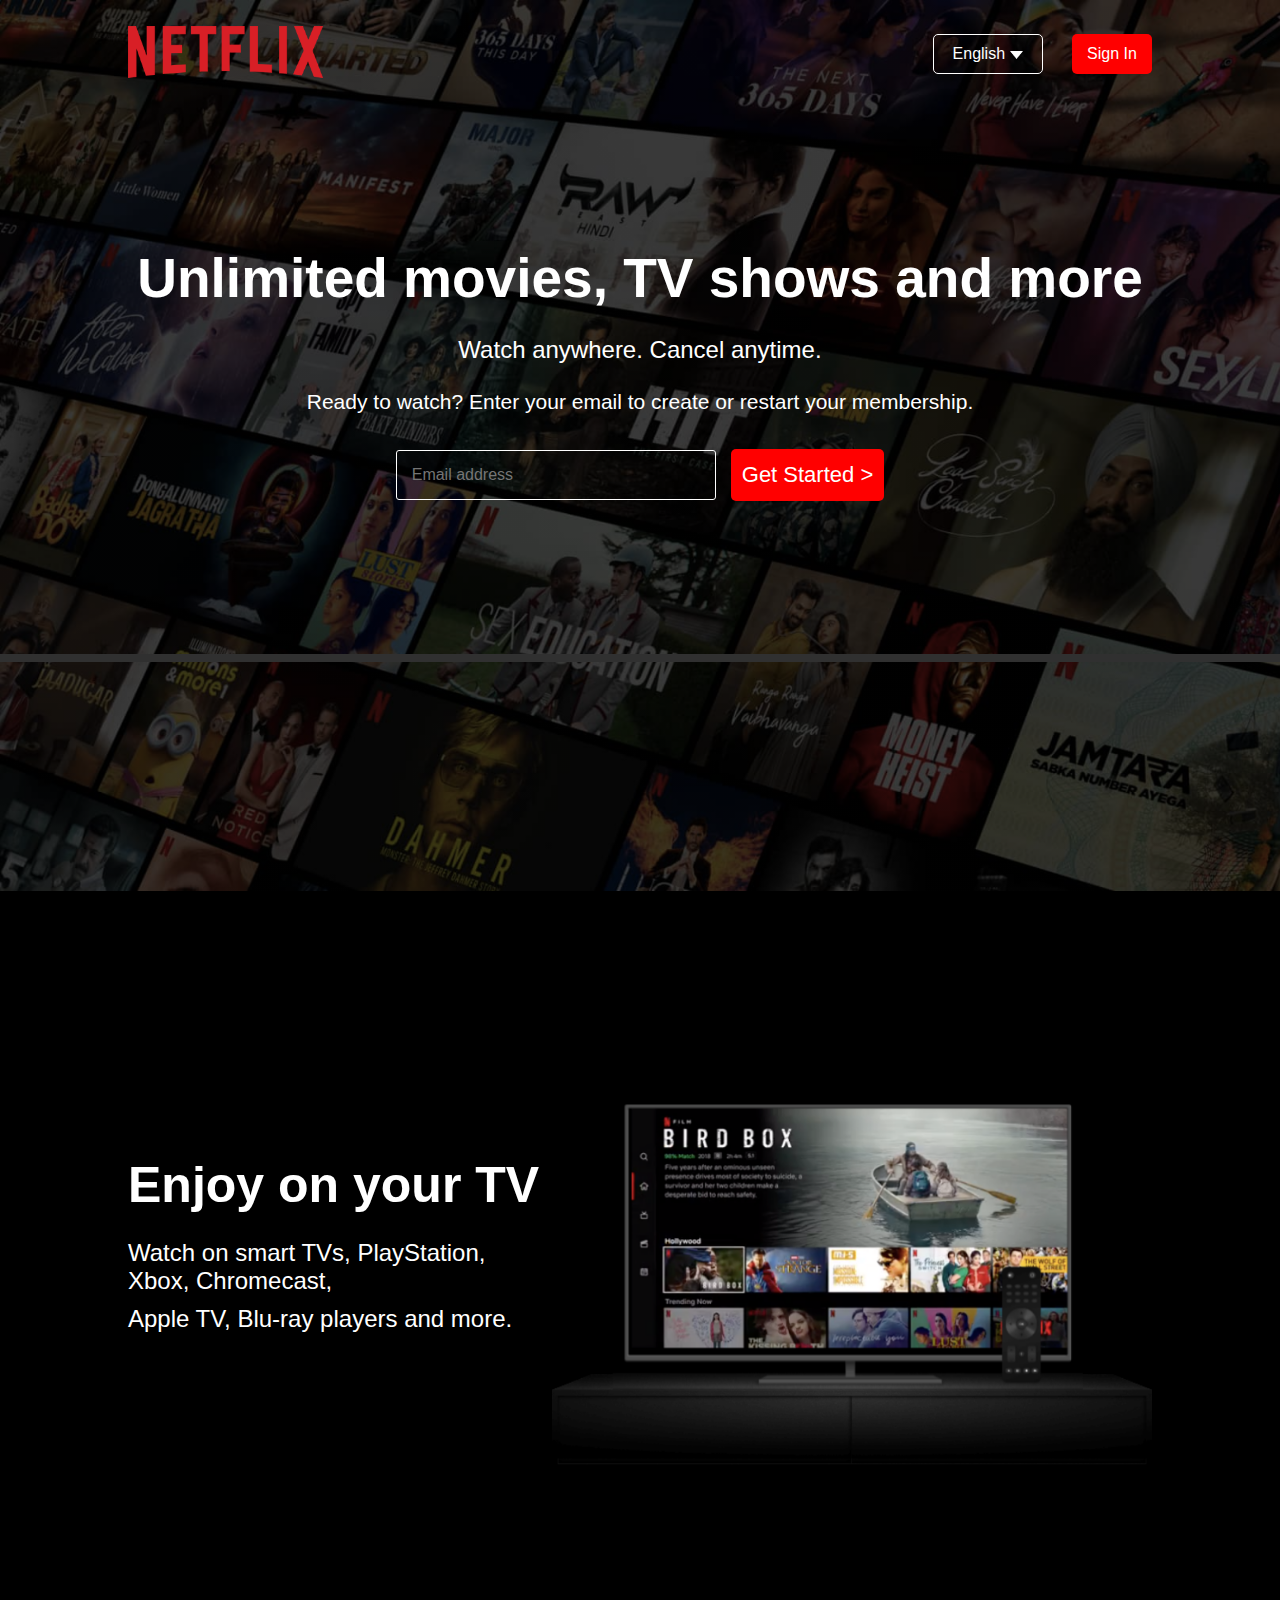
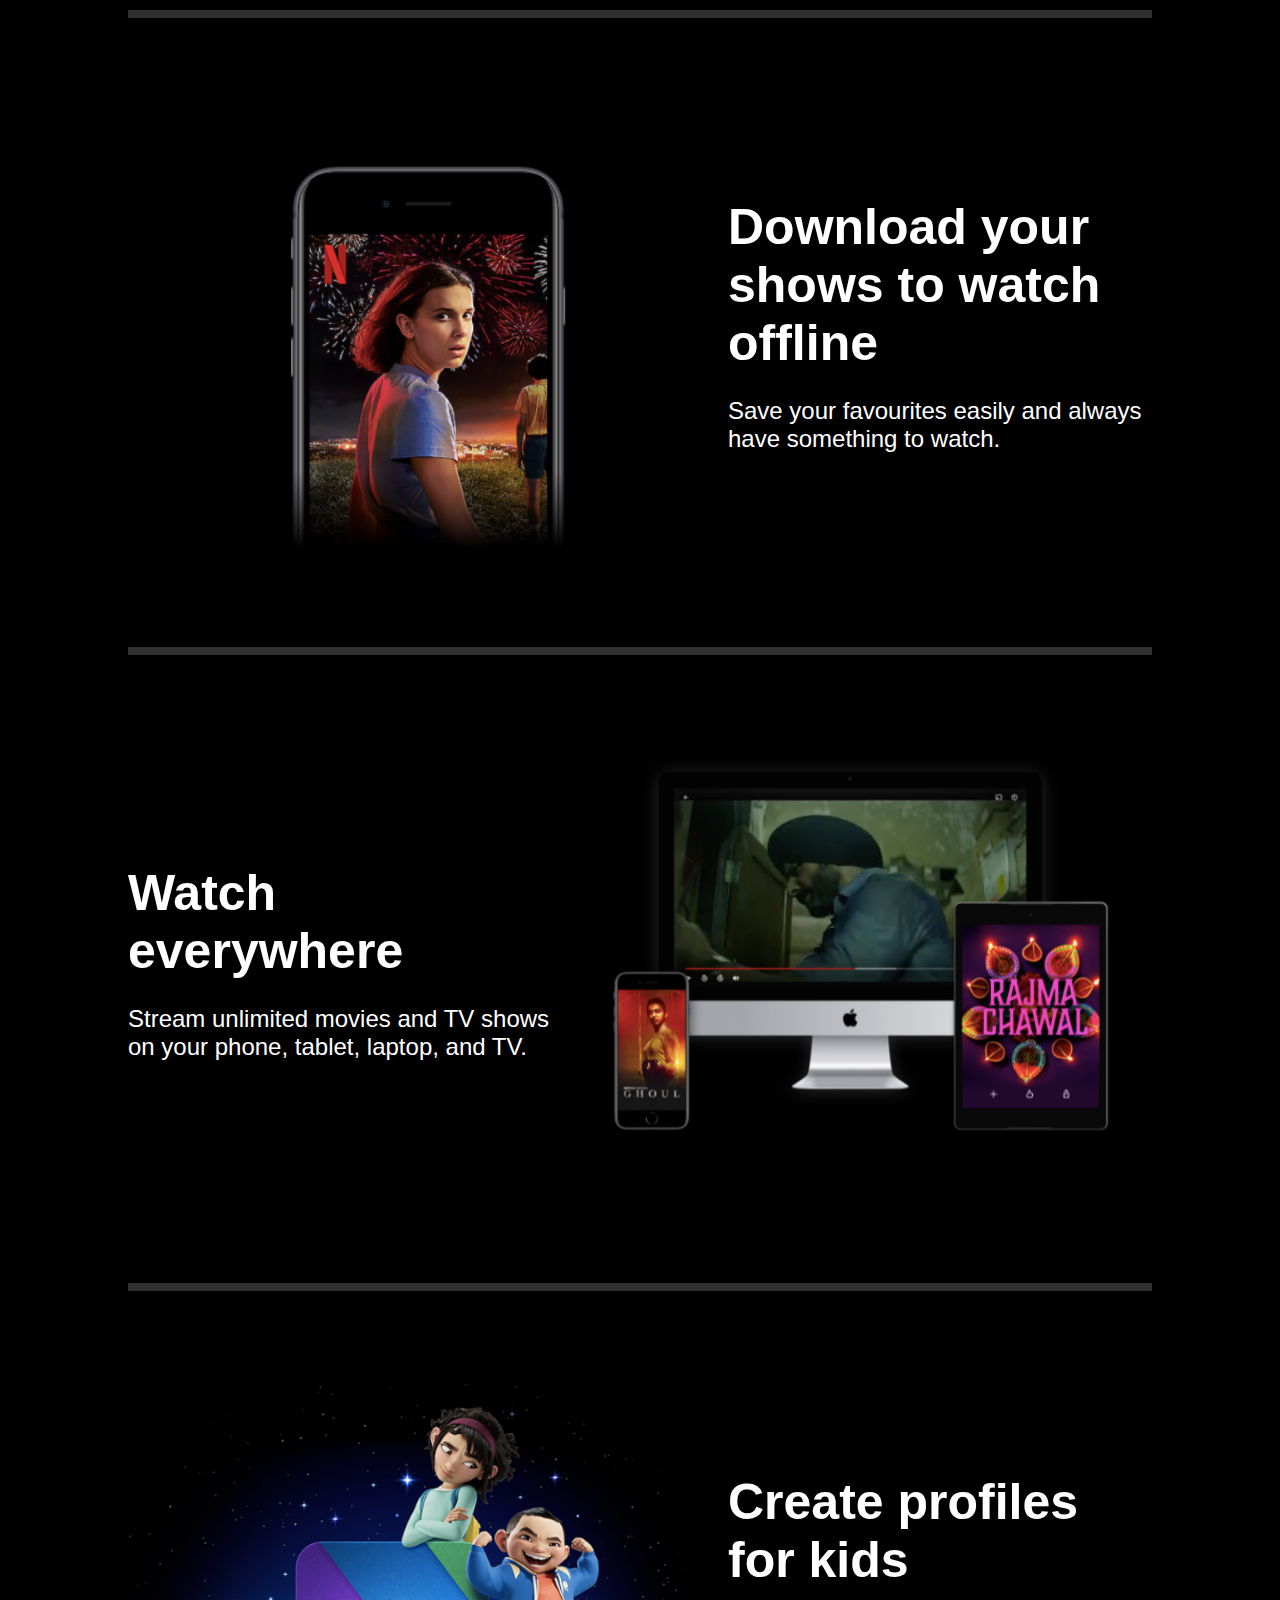
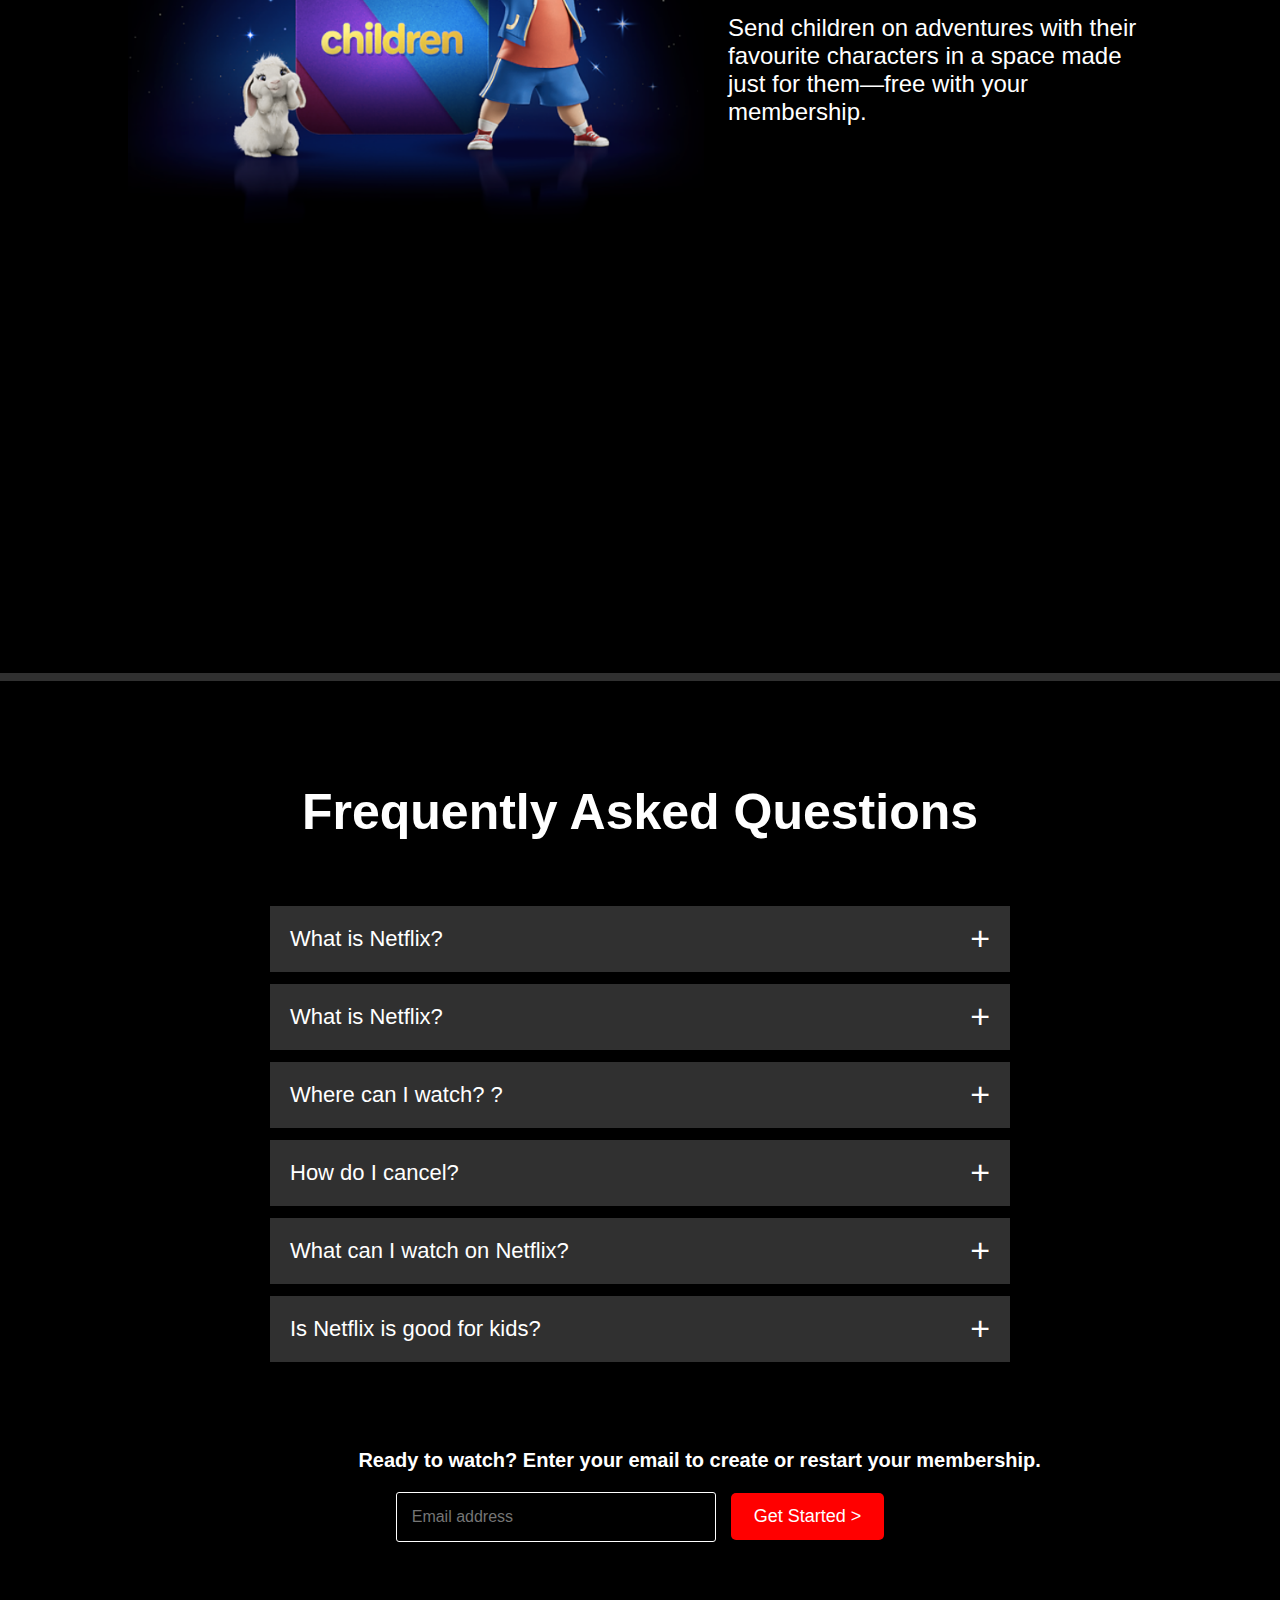
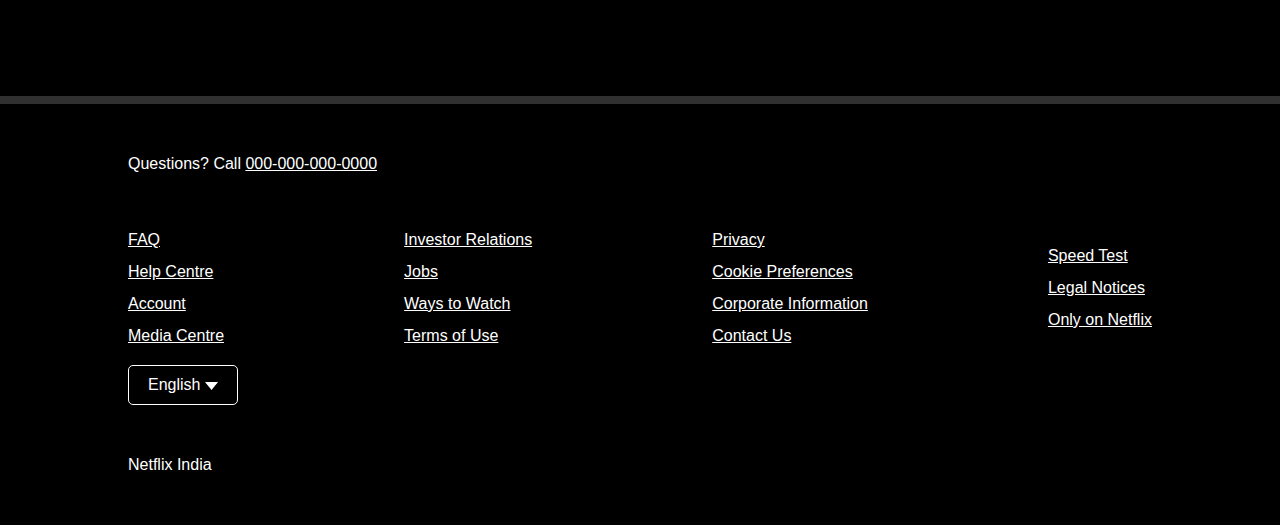
<file: Netflix homepage/index.html>
<!DOCTYPE html>
<html lang="en">
  <head>
    <meta charset="UTF-8" />
    <meta name="viewport" content="width=device-width, initial-scale=1.0" />
    <title>Netflix </title>
    <link rel="stylesheet" href="style.css"  />
    <link rel="icon" href="images/favicon.png" type="images/png">
  </head>
  <body>
    <div class="header">
      <div class="nav">
        <div class="logo">
          <img src="images/logo.png" id="logo" />
        </div>
        <div class="btn">
          <button class="lang">
            English <img src="images/down-icon.png" id="down_icon" />
          </button>
          <button id="signin">Sign In</button>
        </div>
      </div>
      <div class="content">
        <h1>Unlimited movies, TV shows and more</h1>
        <h2>Watch anywhere. Cancel anytime.</h2>
        <h3>
          Ready to watch? Enter your email to create or restart your membership.
        </h3>
      </div>
      <div class="details">
        <input type="email" placeholder="Email address" />
        <button type="submit">Get Started ></button>
      </div>
      <hr id="full_width_hr" />
    </div>

    <div class="features">
      <div class="feature1">
        <div class="feat_content">
          <h1>Enjoy on your TV</h1>
          <h3>Watch on smart TVs, PlayStation, Xbox, Chromecast,</h3>
          <h3>Apple TV, Blu-ray players and more.</h3>
        </div>
        <div class="feat_img">
          <img src="images/feature-1.png" id="feature1" />
        </div>
      </div>
      <hr />

      <div class="feature2">
        <div class="feat_img">
          <img src="images/feature-2.png" id="feature2" />
        </div>
        <div class="feat_content">
          <h1>Download your shows to watch offline</h1>
          <h3>
            Save your favourites easily and always have something to watch.
          </h3>
        </div>
      </div>
      <hr />

      <div class="feature3">
        <div class="feat_content">
          <h1>Watch everywhere</h1>
          <h3>
            Stream unlimited movies and TV shows on your phone, tablet, laptop,
            and TV.
          </h3>
        </div>
        <div class="feat_img">
          <img src="images/feature-3.png" id="feature3" />
        </div>
      </div>
      <hr />

      <div class="feature4">
        <div class="feat_img">
          <img src="images/feature-4.png" id="feature4" />
        </div>
        <div class="feat_content">
          <h1>Create profiles for kids</h1>
          <h3>
            Send children on adventures with their favourite characters in a
            space made just for them—free with your membership.
          </h3>
        </div>
      </div>
    </div>
    <hr id="full_width_hr" />

    <div class="faq">
      <h1>Frequently Asked Questions</h1>

      <ul class="accordion">
        <li>
          <input type="radio" name="accordion" id="first" />
          <label for="first">What is Netflix?</label>
          <div class="content">
            <p>
              Netflix is a streaming service that offers a wide variety of
              award-winning TV shows, movies, anime, documentaries and more – on
              thousands of internet-connected devices. You can watch as much as
              you want, whenever you want, without a single ad – all for one low
              monthly price. There's always something new to discover, and new
              TV shows and movies are added every week!
            </p>
          </div>
        </li>
        <li>
          <input type="radio" name="accordion" id="second" />
          <label for="second">What is Netflix?</label>
          <div class="content">
            <p>
              Watch Netflix on your smartphone, tablet, Smart TV, laptop, or
              streaming device, all for one fixed monthly fee. Plans range from
              ₹149 to ₹649 a month. No extra costs, no contracts.
            </p>
          </div>
        </li>
        <li>
          <input type="radio" name="accordion" id="third" />
          <label for="third">Where can I watch? ?</label>
          <div class="content">
            <p>
              Watch anywhere, anytime. Sign in with your Netflix account to
              watch instantly on the web at netflix.com from your personal
              computer or on any internet-connected device that offers the
              Netflix app, including smart TVs, smartphones, tablets, streaming
              media players and game consoles. You can also download your
              favourite shows with the iOS, Android, or Windows 10 app. Use
              downloads to watch while you're on the go and without an internet
              connection. Take Netflix with you anywhere.
            </p>
          </div>
        </li>
        <li>
          <input type="radio" name="accordion" id="fourth" />
          <label for="fourth">How do I cancel?</label>
          <div class="content">
            <p>
              Netflix is flexible. There are no annoying contracts and no
              commitments. You can easily cancel your account online in two
              clicks. There are no cancellation fees – start or stop your
              account anytime.
            </p>
          </div>
        </li>
        <li>
          <input type="radio" name="accordion" id="fifth" />
          <label for="fifth">What can I watch on Netflix?</label>
          <div class="content">
            <p>
              Netflix has an extensive library of feature films, documentaries,
              TV shows, anime, award-winning Netflix originals, and more. Watch
              as much as you want, anytime you want.
            </p>
          </div>
        </li>
        <li>
          <input type="radio" name="accordion" id="sixth" />
          <label for="sixth">Is Netflix is good for kids? </label>
          <div class="content">
            <p>
              The Netflix Kids experience is included in your membership to give
              parents control while kids enjoy family-friendly TV shows and
              films in their own space. Kids profiles come with PIN-protected
              parental controls that let you restrict the maturity rating of
              content kids can watch and block specific titles you don’t want
              kids to see.
            </p>
          </div>
        </li>
      </ul>
    </div>

    <div class="bottom_content">
      <div class="text">
        <h3>
          Ready to watch? Enter your email to create or restart your membership.
        </h3>
      </div>
      <div class="bottom_submission">
        <input type="email" placeholder="Email address" />
        <button id="bottom_submission" type="submit">Get Started ></button>
      </div>
    </div>
    <hr id="full_width_hr" />

    <div class="footer">
      <p>Questions? Call <a href="#">000-000-000-0000</a></p>
      <div class="helps">
        <div class="first_row">
          <ul>
            <li>FAQ</li>
            <li>Help Centre</li>
            <li>Account</li>
            <li>Media Centre</li>
          </ul>
        </div>
        <div class="second_row">
          <ul>
            <li>Investor Relations</li>
            <li>Jobs</li>
            <li>Ways to Watch</li>
            <li>Terms of Use</li>
          </ul>
        </div>
        <div class="third_row">
          <ul>
            <li>Privacy</li>
            <li>Cookie Preferences</li>
            <li>Corporate Information</li>
            <li>Contact Us</li>
          </ul>
        </div>
        <div class="fourth_row">
          <ul>
            <li>Speed Test</li>
            <li>Legal Notices</li>
            <li>Only on Netflix</li>
          </ul>
        </div>
      </div>
      <div class="btn">
        <button id="footer_btn1" class="lang">English <img src="images/down-icon.png" id="down_icon" />
</button>
      </div>
      <p id="copy_right">Netflix India</p>
    </div>
  </body>
</html>
</file>
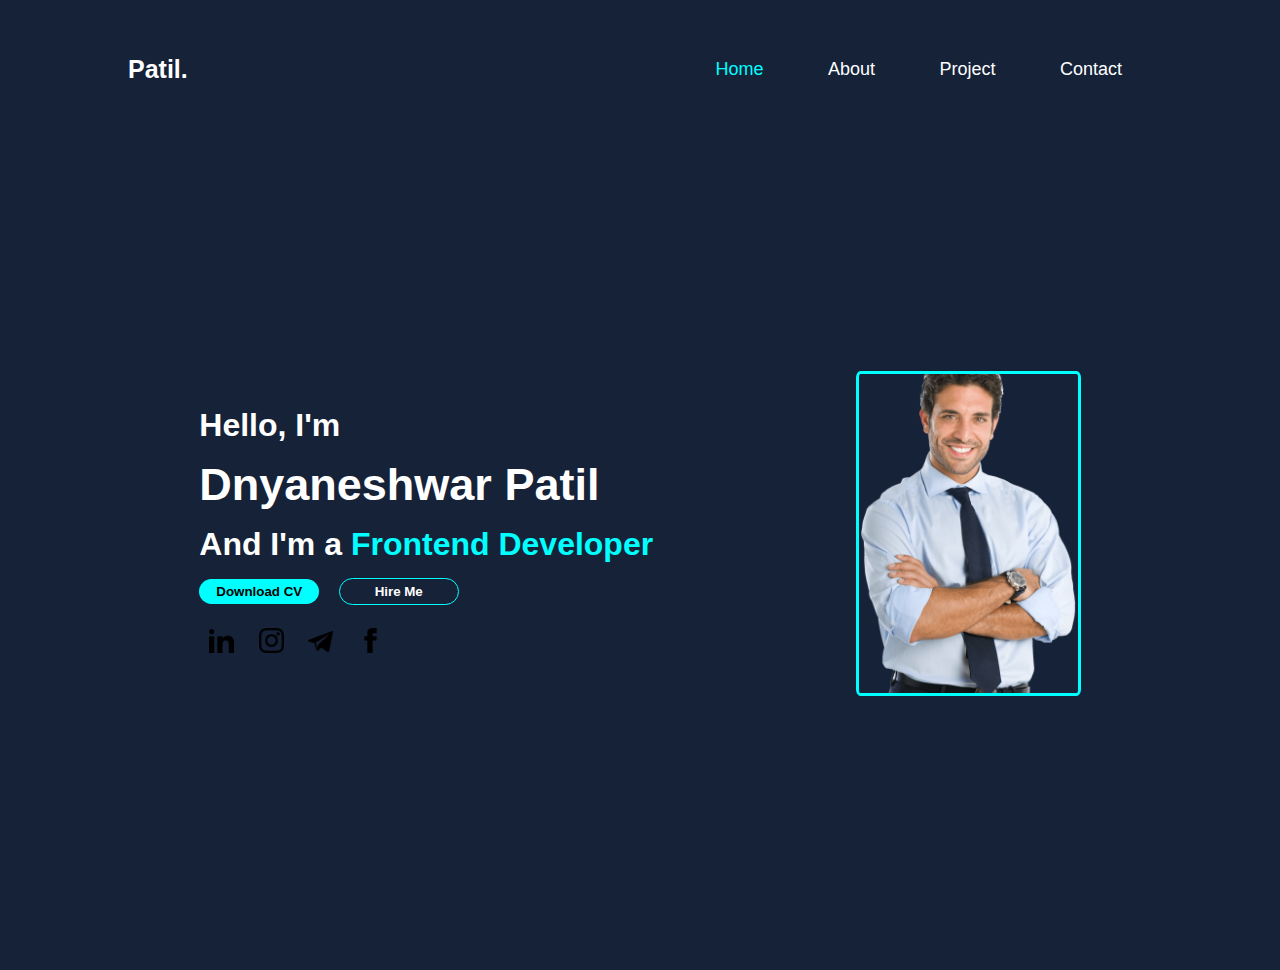
<file: Portfolio Website/index.html>
<!DOCTYPE html>
<html lang="en">
  <head>
    <meta charset="UTF-8" />
    <meta name="viewport" content="width=device-width, initial-scale=1.0" />
    <title>Portfolio.</title>
    <link rel="stylesheet" href="style.css" />
  </head>
  <body>
    <div class="container">
      <div class="navbar">
        <p id="logo">Patil.</p>
        <ul>
          <li id="index-home">Home</li>
          <a href="about.html"><li>About</li></a>
          <a href="project.html"><li>Project</li></a>
          <a href="Contact.html"><li>Contact</li></a>
        </ul>
      </div>
      <div class="info">
        <div class="textInfo">
          <h2>Hello, I'm</h2>
          <h1>Dnyaneshwar Patil</h1>
          <h2>And I'm a <span>Frontend Developer</span></h2>
          <a href="cv.txt" target="_blank"><button id="download_cv">Download CV</button></a>
          <a href="contact.html"><button id="hire_me">Hire Me</button></a>

          <div class="icons">
          <a href="" target="_blank"><img src="image/linkedin.png" ></a>
          <a href="" target="_blank"><img src="image/instagram.png" ></a>
          <a href="" target="_blank"><img src="image/telegram.png" ></a>
          <a href="" target="_blank"><img src="image/facebook.png" ></a>
          
        </div>
        </div>
        <div class="image">
          <img id="profile" src="image/28-man-png-image.png" alt="" />
        </div>
        
      </div>
    </div>
  </body>
</html>
</file>
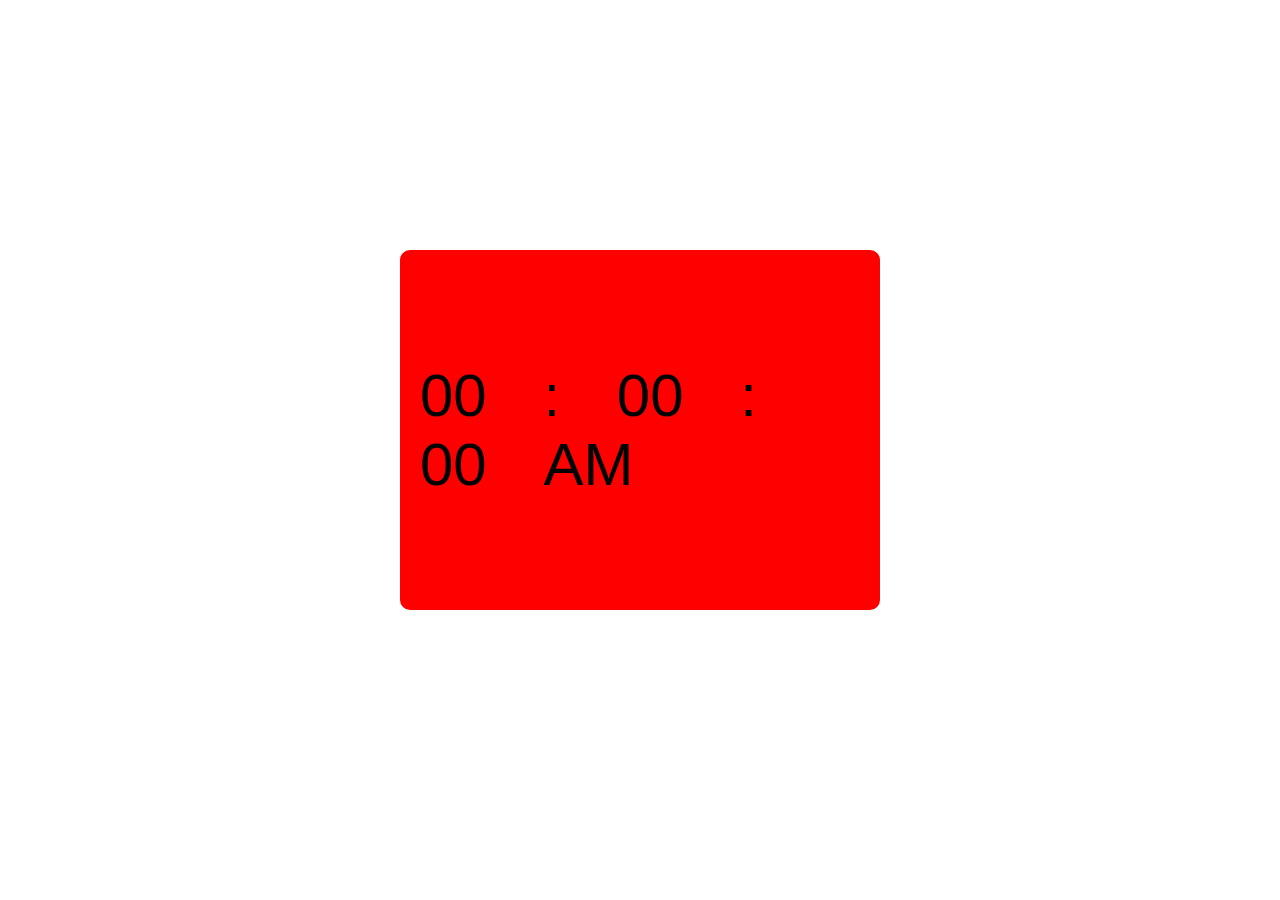
<file: Portfolio Website/my_projects/Digital Clock/index.html>
<!DOCTYPE html>
<html lang="en">
<head>
    <meta charset="UTF-8">
    <meta name="viewport" content="width=device-width, initial-scale=1.0">
    <title>Digital Clock</title>
    <link rel="stylesheet" href="style.css">
</head>
<body>
    <div class="container">
        <div class="clock">
            <div class="time">
                <span id="hrs">00</span>
                <span>:</span>
                <span id="min">00</span>
                <span>:</span>
                <span id="sec">00</span>
                <span id="ampm">AM</span>
            </div>
        </div>
    </div>
    <script src="script.js"></script>
</body>
</html>
</file>
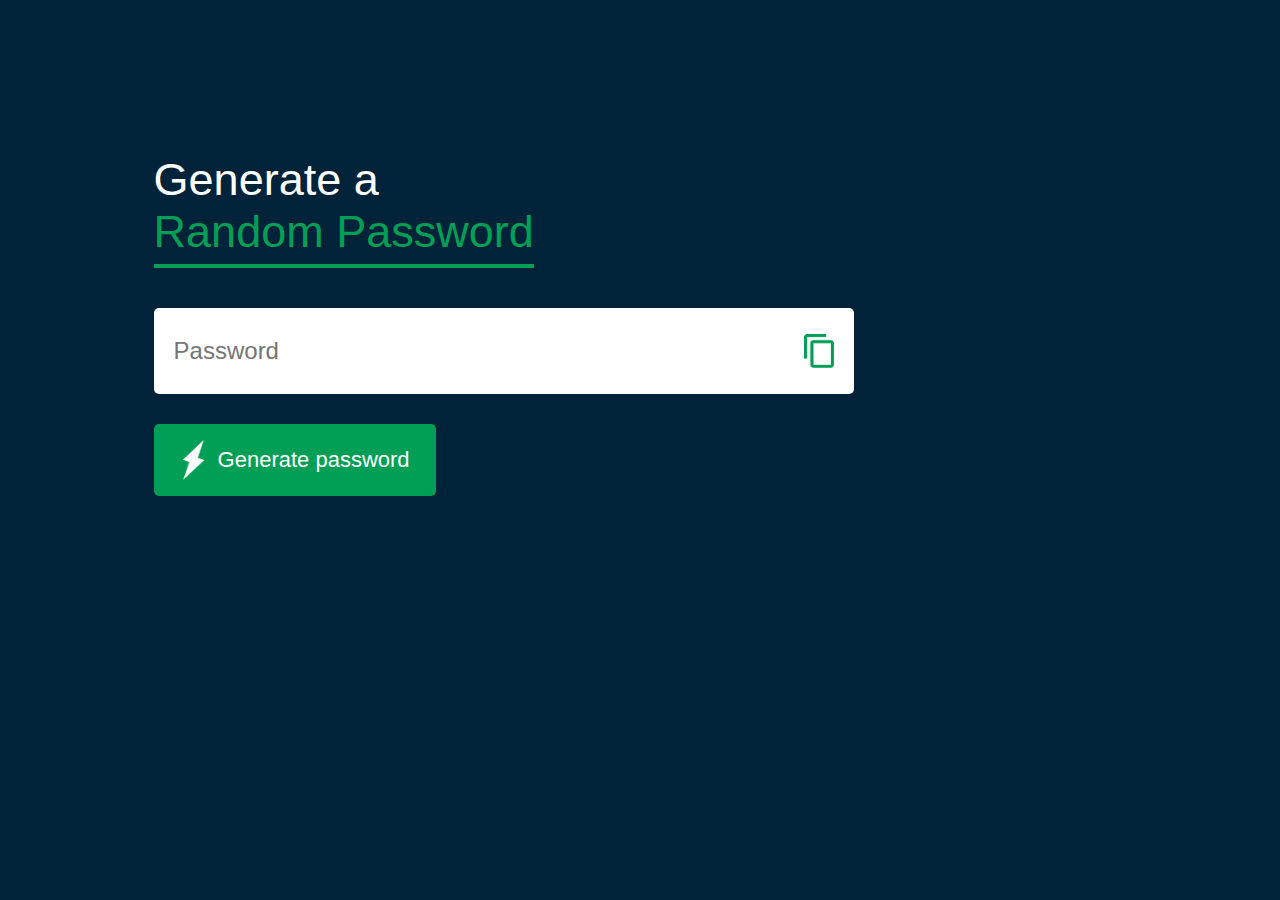
<file: Portfolio Website/my_projects/Password Generator/index.html>
<!DOCTYPE html>
<html lang="en">
<head>
    <meta charset="UTF-8">
    <meta name="viewport" content="width=device-width, initial-scale=1.0">
    <title>Random password generator</title>
    <link rel="stylesheet" href="style.css">
</head>
<body>
    <div class="container">
        <h1>Generate a <br><span>Random Password</span></h1>
        <div class="display">
            <input type="text" id="password" placeholder="Password">
            <img onclick="copyPass()" src="images/copy.png" alt="">
        </div>
        <button onclick="createPass()"><img src="images/generate.png" >Generate password</button>
    </div>
    <script src="script.js"></script>
</body>
</html>
</file>
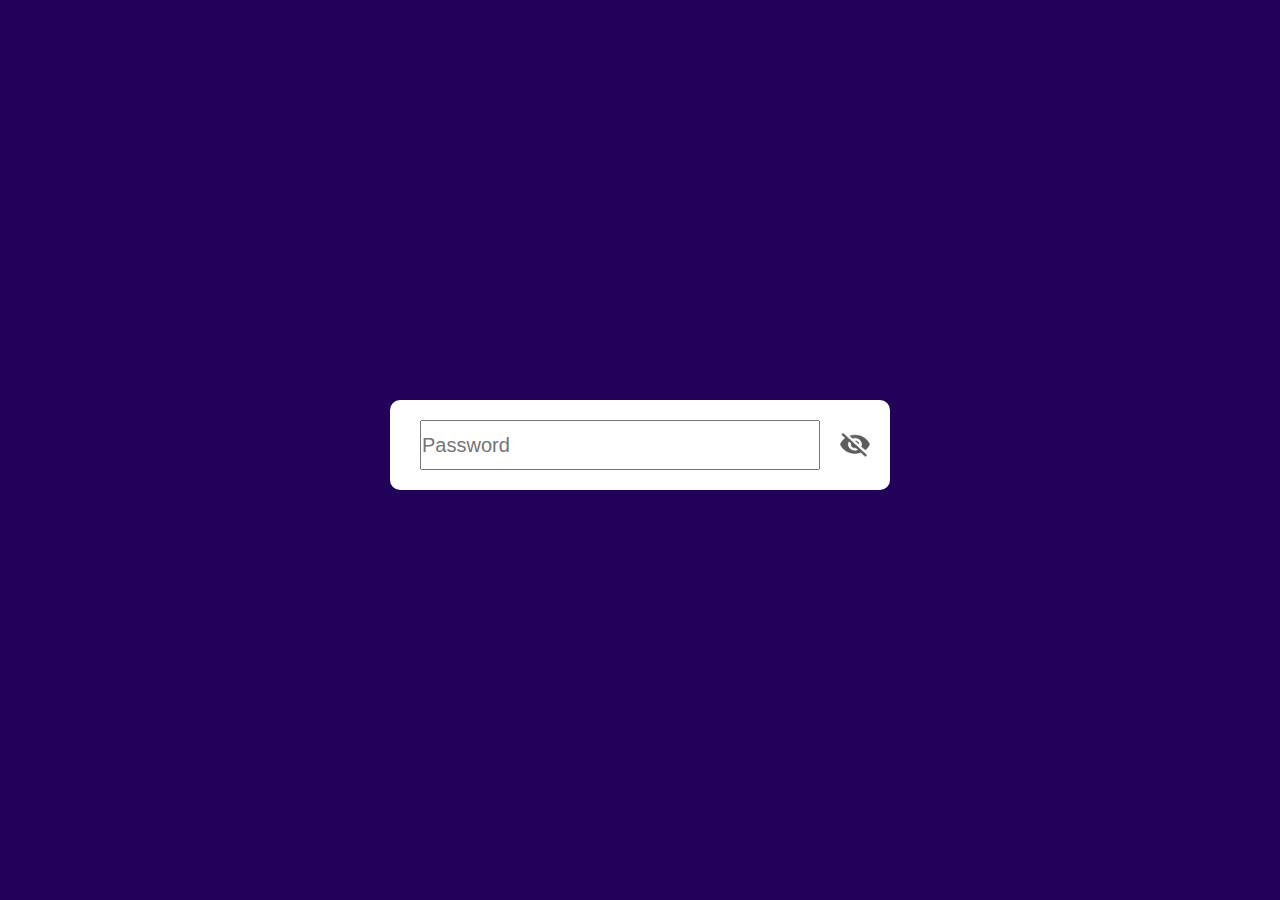
<file: Portfolio Website/my_projects/Password toggle/index.html>
<!DOCTYPE html>
<html lang="en">
<head>
    <meta charset="UTF-8">
    <meta name="viewport" content="width=device-width, initial-scale=1.0">
    <title>Password Toggle</title>
    <link rel="stylesheet" href="style.css">
</head>
<body>
    <div class="container">
        <div class="inputBox">
            <input type="password" placeholder="Password" id="password">
            <img src="images/eye-close.png" id="eyeicon">
        </div>
    </div>
    <script src="script.js"></script>
</body>
</html>
</file>
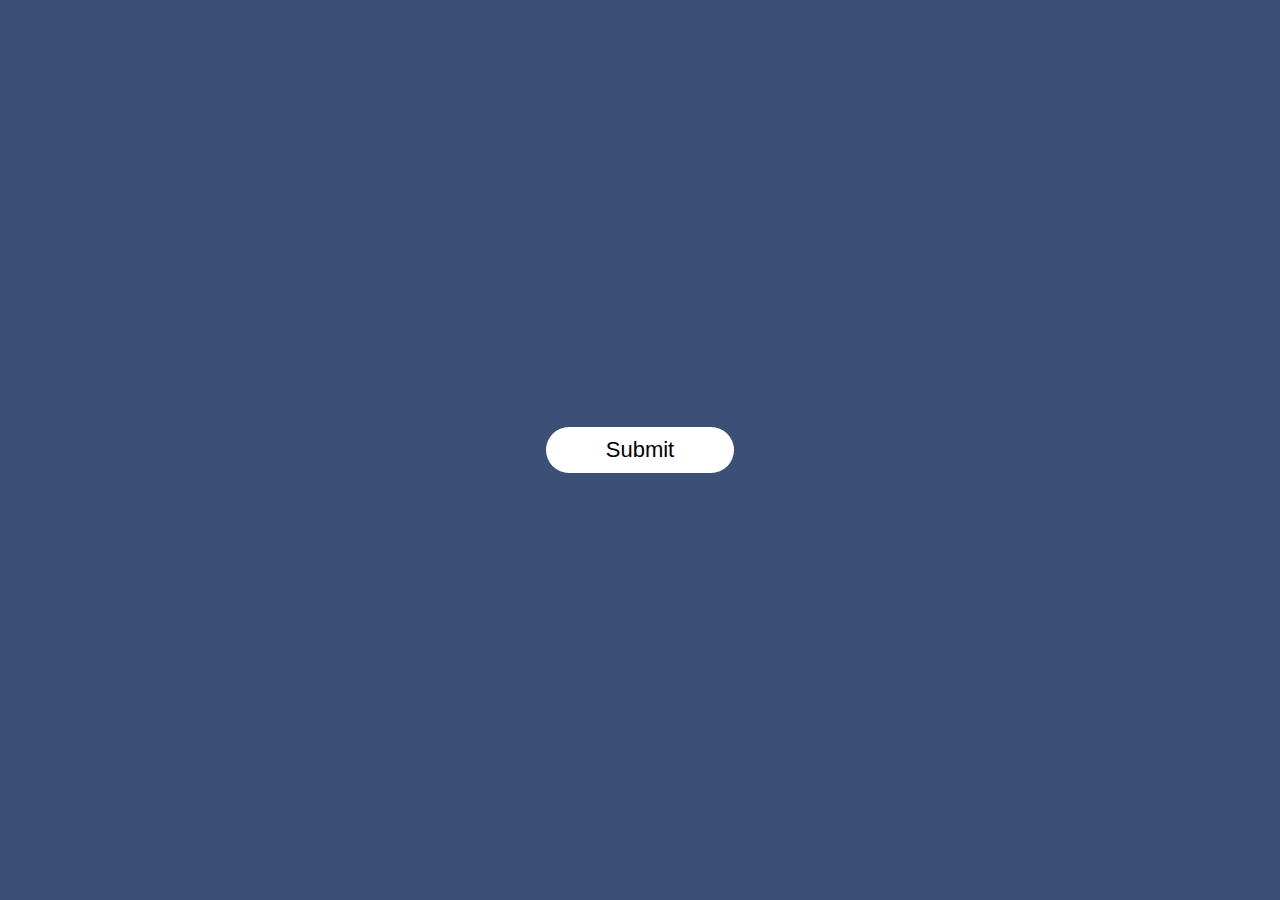
<file: Portfolio Website/my_projects/Popup page/index.html>
<!DOCTYPE html>
<html lang="en">
<head>
    <meta charset="UTF-8">
    <meta name="viewport" content="width=device-width, initial-scale=1.0">
    <title>PopUp</title>
    <link rel="stylesheet" href="style.css">
</head>
<body>
    <div class="container">
        <button type="submit" class="btn" onclick="openPopup()">Submit</button>
        <div class="popup" id="popup">
            <img src="images/tick.png" class="">
            <h2>Thank You</h2>
            <p>Your details has been successfully submitted. Thanks!</p>
            <button type="button" onclick="closePopup()">OK</button>
        </div>
    </div>
    <script src="script.js"></script>
</body>
</html>
</file>
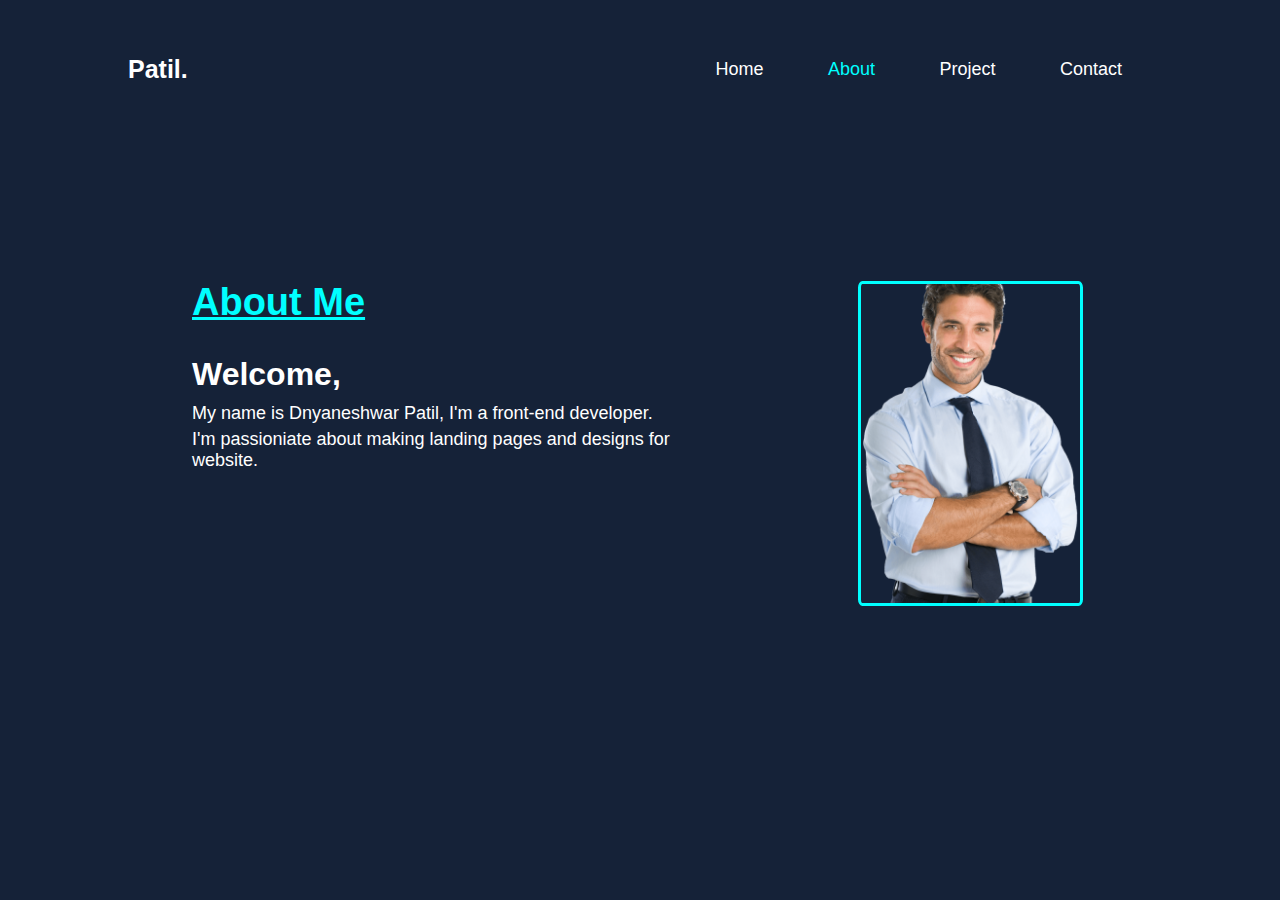
<file: Portfolio Website/about.html>
<!DOCTYPE html>
<html lang="en">
  <head>
    <meta charset="UTF-8" />
    <meta name="viewport" content="width=device-width, initial-scale=1.0" />
    <title>Portfolio.</title>
    <link rel="stylesheet" href="style.css" />
  </head>
  <body>
    <div class="container">
      <div class="navbar">
        <p id="logo">Patil.</p>
        <ul>
          <a href="index.html"><li>Home</li></a>
          <a href="about.html"><li id="about-about">About</li></a>
          <a href="project.html"><li>Project</li></a>
          <a href="Contact.html"><li>Contact</li></a>
        </ul>
      </div>

      <div class="about_content">
      <div class="about_me">
        <h1>About Me</h1>
        <h2>Welcome,</h2>
        <p>My name is Dnyaneshwar Patil, I'm a front-end developer.</p>
        <p>I'm passioniate about making landing pages and designs for website.</p>
      </div>
      <div class="about_image">
        <img id="profile" src="image/28-man-png-image.png" alt="" />
      </div>
    </div>
    </div>
  </body>
</html>
</file>
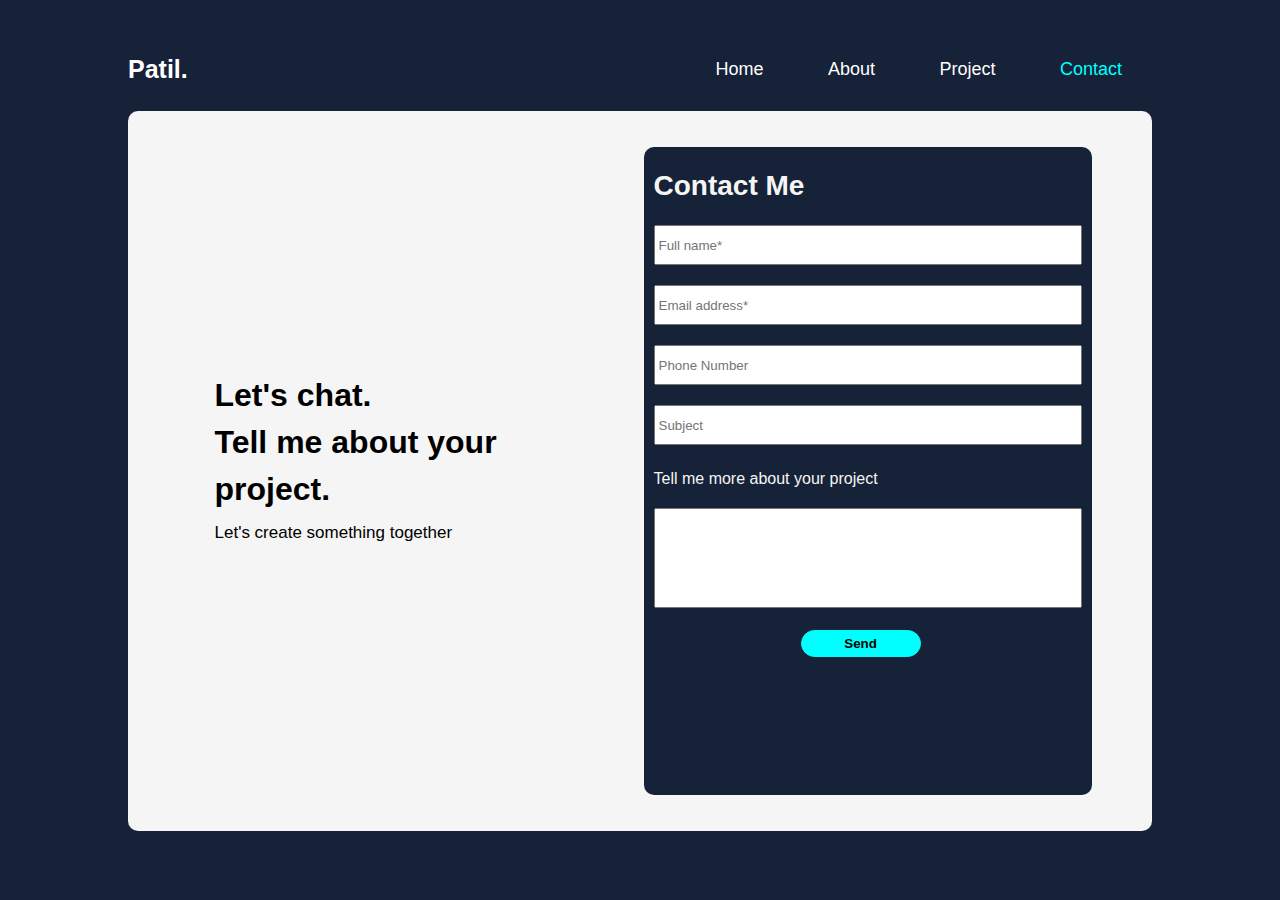
<file: Portfolio Website/contact.html>
<!DOCTYPE html>
<html lang="en">
  <head>
    <meta charset="UTF-8" />
    <meta name="viewport" content="width=device-width, initial-scale=1.0" />
    <title>Portfolio.</title>
    <link rel="stylesheet" href="style.css" />
  </head>
  <body>
    <div class="container">
      <div class="navbar">
        <p id="logo">Patil.</p>
        <ul>
          <li>Home</li>
          <a href="about.html"><li>About</li></a>
          <a href="project.html"><li>Project</li></a>
          <a href="Contact.html"><li id="contact-contact">Contact</li></a>
        </ul>
      </div>

      <div class="contact_me">
        <div class="content">
          <h1>Let's chat.</h1>
          <h1>Tell me about your</h1>
          <h1>project.</h1>
          <p>Let's create something together</p>

        </div>
        <div class="layout">
          <h2>Contact Me</h2>
          <input  required type="text" placeholder="Full name*" id="name">
          <input required type="email" placeholder="Email address*" id="email">
          <input type="number" placeholder="Phone Number" id="number">
          <input type="text" placeholder="Subject" id="subject">
          <p>Tell me more about your project</p>
          <input type="textarea" id="textarea">
          <button id="send">Send</button>
        </div>

      </div>
    </div>
  </body>
</html>
</file>
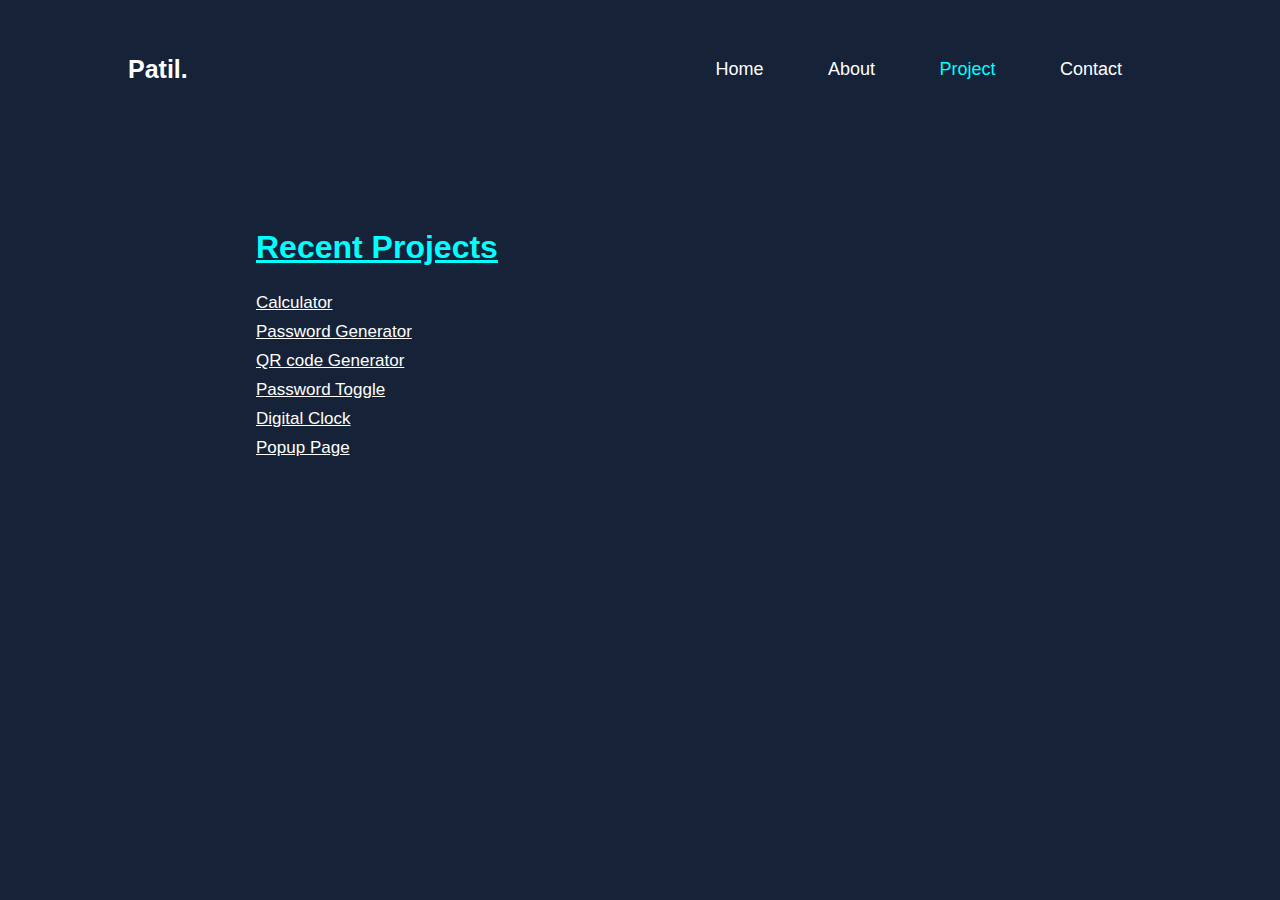
<file: Portfolio Website/project.html>
<!DOCTYPE html>
<html lang="en">
  <head>
    <meta charset="UTF-8" />
    <meta name="viewport" content="width=device-width, initial-scale=1.0" />
    <title>Portfolio.</title>
    <link rel="stylesheet" href="style.css" />
  </head>
  <body>
    <div class="container">
      <div class="navbar">
        <p id="logo">Patil.</p>
        <ul>
          <a href="index.html"><li>Home</li></a>
          <a href="about.html"><li>About</li></a>
          <a href="project.html"><li id="project-project">Project</li></a>
          <a href="Contact.html"><li>Contact</li></a>
        </ul>
      </div>
      
      <div class="project">
        <h1>Recent Projects</h1>
        <ul>
          <a href="my_projects/Calculator/" target="_blank"><li>Calculator</li></a>
          <a href="my_projects/Password Generator/" target="_blank"><li>Password Generator</li></a>
          <a href="my_projects/QR code generator/" target="_blank"><li>QR code Generator</li></a>
          <a href="my_projects/Password toggle/" target="_blank"><li>Password Toggle</li></a>
          <a href="my_projects/Digital Clock/" target="_blank"><li>Digital Clock</li></a>
          <a href="my_projects/Popup page/" target="_blank"><li>Popup Page</li></a>
        </ul>
      </div>
    </div>
  </body>
</html>
</file>
<file: Netflix homepage/style.css>
*{
    margin: 0;
    padding: 0;
    box-sizing: border-box;
    font-family: 'Poppins',sans-serif;
    font-size: 16px;
}
body{
    background: black;
    color: white;
}
.header{
    height: 99vh;
    width: 100%;
    background-image: linear-gradient(rgba(0,0,0,0.7),rgba(0,0,0,0.7)),url(images/header-image.png);
    background-size: cover;
    mask-repeat: no-repeat;
}
.nav {
    width: 80%;
    padding-top: 2%;
    margin:0% 10%;
    display: flex;
    align-items: center;
    justify-content: space-between;
}
.nav .logo img{
    width: 65%;
}
.btn button{
    width: 80px;
    align-content: center;
}
.btn img{
    width: 13px;
}
.btn .lang{
    width: 110px;
    height: 40px;
    padding: 3px 10px;
    background: transparent;
    border: 1px solid white;
    color: white;
    border-radius: 5px;
}
.btn #signin{
    margin-left: 25px;
    height: 40px;
    background-color: red;
    border: none;
    color: white;
    padding: 3px 10px;
    border-radius: 5px;
}
.btn #signin:hover{
    cursor: pointer;
    background: rgb(230, 60, 60);
}
.content{
    width: 80%;
    margin: 0 10%;
    margin-top: 12%;
    display: flex;
    flex-direction: column;
    align-items: center;
    justify-content: center;
    
}
.content h1{
    margin: 10px 0;
    color: white;
    font-size: 55px;
    font-weight: 700;
}
.content h2{
    font-weight: 500;
    margin: 16px 0;
    color: white;
    font-size: 24px;
}
.content h3{
    font-weight: 500;
    margin: 10px 0;
    color: white;
    font-size: 21px;
}


.details{
    display: flex;
    align-items: center;
    justify-content: center;
    margin-top: 15px;
}
.details input{
    background: transparent;
    color: white;
    border: 0.1px solid white;
    width: 25vw;
    margin-top: 10px;
    padding: 15px 15px;
    border-radius: 3px;
}
.details button{
    background: red;
    border-radius: 5px;
    width: 12vw;
    margin-top: 10px;
    margin-left: 15px;
    padding: 13px 3px;
    font-size: 22px;
    border: none;
    color: white;
}
.details button:hover{
    cursor: pointer;
    background: rgb(230, 60, 60);
}
hr#full_width_hr{
    width: 100%;
    margin-top: 12%;
    border: 4px solid #303030;
}

.features{
    margin: 3% 10%;
    width: 100%;
    height: 300vh;
    
}
.features img{
    width: 600px;
}
.feature1{
    width: 80%;
    height: 50vh;
    margin-top: 10% ;
    display: flex;
    align-items: center;
    justify-content: space-between;
}
.feature2{
    margin-top: 10% ;
    height: 40vh;
    width: 80%;
    display: flex;
    align-items: center;
    justify-content: space-between;
}
.feature3{
    margin-top: 10% ;
    height: 40vh;
    width: 80%;
    display: flex;
    align-items: center;
    justify-content: space-between;
}
.feature4{
    margin-top: 10% ;
    height: 40vh;
    width: 80%;
    display: flex;
    align-items: center;
    justify-content: space-between;
}

.features h1{
    margin: 10px 0;
    padding-bottom: 15px ;
    color: white;
    font-size: 50px;
    font-weight: 800;
}

.features h3{
    font-weight: 500;
    margin: 10px 0;
    color: white;
    font-size: 24px;
}

.features hr{
    width: 80%;
    margin-top: 11%;
    border: 4px solid #303030;
}

.faq{
    padding: 8% 0 20px;
    text-align: center;
    
}

.faq h1{
    font-weight: 600;
    font-size: 50px;
    color: white;
}

.accordion{
    margin: 60px auto;
    width: 100%;
    max-width: 750px;

}
.accordion li{
    list-style: none;
    width: 100%;
    padding: 5px;
}
.accordion li label{
    display: flex;
    align-items: center;
    padding: 20px;
    font-size: 22px;
    font-weight: 500;
    color: white;
    background: #303030;
    margin-bottom: 2px;
    cursor: pointer;
    position: relative;
}
label::after{
    content: '+';
    font-size: 34px;
    position: absolute;
    right: 20px;
    transition: transform 0.5s;

}
input[type="radio"]{
    display: none;
}
.accordion .content{
    width: 100%;
    margin: 0 0%;
    color: white;  
    background: #303030;
    text-align: left;
    padding:  0 10px;
    max-height: 0;
    overflow: hidden;
    transition: max-height 0.5s, padding 0.5s;
   
}
.accordion input[type="radio"]:checked + label + .content{
    max-height: 600px;
    padding: 30px 20px;
}
.accordion input[type="radio"]:checked + label::after{
    transform: rotate(135deg);
}
.bottom_content .text h3{
    font-size: 20px;
    padding-bottom: 10px;
    width: 80%;
    margin: 0 28%;
    color: white;
    display: flex;
    align-items: center;
}
.bottom_submission{
    display: flex;
    align-items: center;
    justify-content: center;
    margin-bottom: 1vh;
}
.bottom_content .bottom_submission input{
    background: transparent;
    color: white;
    border: 0.1px solid white;
    width: 25vw;
    margin-top: 10px;
    padding: 15px 15px;
    border-radius: 3px;
}
.bottom_content .bottom_submission button{
    background: red;
    border-radius: 5px;
    width: 12vw;
    cursor: pointer;
    margin-top: 10px;
    margin-left: 15px;
    padding: 13px 3px;
    font-size: 18px;
    border: none;
    color: white;
}
.footer p{
    margin: 4% 10%;
}
.footer .helps{
    margin: 0 10%;
    display: flex;
    align-items: center;
    justify-content: space-between;
    
}
.footer a{
    text-decoration: underline;
    color: white;
}
.footer .helps ul li{
    list-style: none;
    cursor: pointer;
    text-decoration: underline;
    padding: 7px 0;
}
.btn #footer_btn1{
    cursor: pointer;
    margin-top: 1%;
    margin-left: 10%;
}

/*  */

@media only screen and (max-width:600px){
    .nav .logo img{
        width: 80px;
    }
    .nav .btn{
        display: flex;
        align-items: end;
        justify-content: flex-end;
    }
    .nav .btn .lang{
        width: 80px;
        font-size: 13px;
    }
    .nav .btn .lang img{
        width: 9px;
        padding: 0;
    }
    .header {
        max-height: 455px;
    }
    .content h1{
        font-size: 30px;
    }
    .content h2{
        font-size: 25px;
        
    }
    .content h3{
        font-size: 20px;
        
    }
    .details input{
        margin: 0;
        width: 120px;
        height: 30px;
        font-size: 14px;
    }
    .details button{
        margin: 4px;
        padding: 0;
        width: 100px;
        height: 32px;
        font-size: 14px;
    }
    .features{
        width: auto;
        height: auto;
        display: flex;
        flex-direction: column;
    }
    .features h1{
        font-size: 27px;
        display: flex;
        flex-direction: row;
    }
    hr{
        visibility: hidden;
    }
    .features h3{
        font-size: 20px;
    }
    .feature1, .feature2, .feature3 ,.feature4{
        display: flex;
        flex-direction: row;
    }
    .feat_img img{
        flex-basis: 100%;
        width: 220px;
    }
    .feature2 , .feature4{
        flex-direction: column-reverse;
    }
    .faq h1{
        font-size: 30px;
    }
    .bottom_content .text h3{
        font-size: 18px;
        padding: 0;
        margin-left: 40px;
    }
    .bottom_submission input{
        margin: 0;
        width: 120px;
        height: 30px;
        font-size: 14px;
    }
    .bottom_submission #bottom_submission{
        font-size: 14px;
        width: 110px;
        height: 32px;
        padding: 0;
    }
    .helps ul li{
        font-size: 10px;
    }
    .footer .btn button{
        width: 110px;
        font-size: 14px;
        height: 32px;
    }
    #copy_right{
        margin-top: 20px;
    }

}
</file>
<file: Portfolio Website/style.css>
*{
    margin: 0;
    padding: 0;
    box-sizing: border-box;
    font-family: 'Poppins' ,sans-serif;
}
body{
    /* background: #000137; */
    background: #152238;
    color: white;
}
.container{
    margin: 3% 10%;
}
#logo{
    font-size: 25px;
    font-weight: 600;
}
.navbar ul li{
    font-size: 18px;
}
.navbar ul li{
    list-style: none;
    display: inline-block;
    margin: 30px;
    color: white;
}
.navbar ul li:hover{
    cursor: pointer;
    color: cyan;
}
.navbar{
    width: 100%;
    height: 7vh;
    display: flex;
    align-items: center;
    justify-content: space-between;
}
.info{
    display: flex;
    gap: 60px;
    margin: 30vh 0;
}
.textInfo h2{
    font-size: 32px;
}
.textInfo h1{
    font-size: 45px;
}
.info h1,h3,button{
    font-weight: 700;
    margin: 15px 0px;
}
.info button{
    width: 120px;
    padding: 5px;
    margin-right: 15px;
    border-radius: 15px;
    background: cyan;
    border: 0;
    outline: 0;
    cursor: pointer;
}
.info button#hire_me{
    background: transparent;
    color: white;
    border: 1px solid cyan;
}
.info button#hire_me:hover{
    background: cyan;
    color: black;
    cursor: pointer;
}
.info button#download_cv:hover{
    border: 1px solid cyan;
    background: transparent;
    color: white;
    cursor: pointer;
}
.info{
    display: flex;
    align-items: center;
    justify-content: space-around;
}
.info span{
    color: cyan;
}
img#profile{
    border-radius: 2%;
    width: 225px;
    height: 325px;
    object-fit: cover;
    
    border: 3px solid cyan;
}

.icons img{
    width: 25px;
    margin: 8px 10px;
}
.icons img:hover{
    cursor: pointer;
    background-color: cyan;
}
.container ul li#index-home{
    color: cyan;
}
.container ul li#about-about{
    color: cyan;
}
.container ul li#project-project{
    color: cyan;
}




/* ---------About--------------*/
.about_content{
    width: 100%;
    margin-left: 5vw;
    display: flex;
    align-items: center;
    justify-content: space-between;
    margin-top: 20vh;
    
}
.about_me{
    width: 40vw;
    height: 55vh;
    margin: 0;
}
.about_image{
    width: 40vw;
    height: 55vh;
    padding-left: 12vw;
}
.about_me h1{
    text-decoration: underline;
    color: cyan;
    font-size: 38px;
    margin-bottom: 32px ;
}
.about_me h2{
    font-size: 32px;
    margin-bottom: 10px ;
}
.about_me p{
    font-size: 18px;
    margin-bottom: 5px;
}

/* ----------Project------------ */
.project{
    width: 35vw;
    padding-top: 10%;
    margin: 2vw 10vw;
}
.project h1{
    color: cyan;
    text-decoration: underline;
    padding-bottom: 6%;
}
.project ul li{
    width: 30vw;
    list-style: none;
    color: white;
    text-decoration: underline white;
    padding-bottom: 2%;
    
    font-size: 17px;
}
.project ul li:hover{
    color: cyan;
    text-decoration: underline cyan;

}


/*---------------- Contact us -------------- */
.contact_me{
    height: 80vh;
    margin: 10px 0;
    display: flex;
    flex-direction: row;
    background-color: whitesmoke;
    border-radius: 10px;
}
.layout{
   width: 35vw;
   height: 72vh;
   margin: 4vh 2.5vh;
   padding: 10px;
   background-color: #152238;
   border-radius: 10px;
   color: whitesmoke;
}
.layout h2{
    padding: 13px 0;
    font-size: 28px;
}
.layout input#name, input#email , input#subject , input#textarea , input#number{
    width: 100%;
    height: 40px;
    margin: 10px 0;
    padding: 2px 3px;
}
.layout p{
    margin-top: 15px;
    margin-bottom: 10px;
}
.layout input#textarea{
    width: 100%;
    height: 100px;
}
.layout button#send{
    width: 28%;
    margin: 12px 11.5vw ;
    padding: 5px;
    cursor: pointer;
    background: cyan;
    border: 1px solid cyan;
    border-radius: 15px;
}
.content{
    width: 35vw;
    height: 80vh;
    margin: 4vh 2.5vh;
    padding: 25vh 5vw;
    /* background-color: red; */
    color: black;
 }
 .content h1{
    font-size: 32px;
    padding: 5px 0;
 }
 .content p{
    font-size: 17px;
    padding: 10px 0;
 }
 .container ul li#contact-contact{
    color: cyan;
 }
</file>
<file: Portfolio Website/my_projects/Digital Clock/style.css>
*{
    margin: 0;
    padding: 0;
    box-sizing: border-box;
    font-family: 'Franklin Gothic Medium', 'Arial Narrow', Arial, sans-serif;
    font-weight: 500;
    font-size: 60px;
}
.container{
    padding: 250px 400px;
}
.clock{
    border-radius: 10px;
    display: flex;
    
    justify-content: center;
    align-items: center;
    background-color: red;
    min-height: 40vh;
    position: relative;

}
.time span{
    padding: 20px ;
}
</file>
<file: Portfolio Website/my_projects/Password Generator/style.css>
*{
    margin: 0;
    padding: 0;
    font-family: 'Poppins' ,sans-serif;
    box-sizing: border-box;
}
body{
    background-color: #002339;
    color: white;
}
.container{
    margin: 12%;
    width: 90%;
    max-width: 700px;
}
.display{
    width: 100%;
    margin-top: 50px;
    margin-bottom: 30px;
    background: white;
    color: #333;
    display: flex;
    align-items: center;
    justify-content: space-between;
    padding: 26px 20px;
    border-radius: 5px;
}
.container h1{
    font-weight: 500;
    font-size: 45px;
}
.container h1 span{
    color: #019f55;
    border-bottom: 4px solid #019f55;
    padding-bottom: 7px;

}
.display img{
    width: 30px;
    cursor: pointer;
}
.display input{
    border: 0;
    outline: 0;
    font-size: 24px;
}
.container button img{
    width: 28px;
    margin-right: 10px;

}
.container button{
    border: 0;
    outline: 0;
    background: #019f55;
    color: white;
    font-size: 22px;
    font-weight: 300;
    display: flex;
    align-items: center;
    justify-content: center;
    padding: 16px 26px;
    border-radius: 5px;
    cursor: pointer;
}
</file>
<file: Portfolio Website/my_projects/Password toggle/style.css>
*{
    margin: 0;
    padding: 0;
    box-sizing: border-box;
    font-family: 'Poppins' ,sans-serif;
}

body{
    background-color: rgb(34, 2, 89);
}

.inputBox{
    display: flex;
    align-items: center;
    justify-content: center;
    border-radius: 10px;
    margin: 400px auto;
    width: 80%;
    max-width: 500px;
    background: white;
    outline: 0;
}
.inputBox input{
    /* border: hidden; */
    margin: 20px 15px;
    padding: 10px 0;
    width: 80%;
    height: 50px;
    font-size: 20px;
    

}
.inputBox img{
    width: 40px;
    padding: 0 5px;
    cursor: pointer;
}
</file>
<file: Portfolio Website/my_projects/Popup page/style.css>
*{
    margin: 0;
    padding: 0;
    box-sizing: border-box;
    font-family: 'Poppins' ,sans-serif;
}
.container{
    background: #3c5077;
    width: 100%;
    height: 100vh;
    display: flex;
    align-items: center;
    justify-content: center;
}
.btn{
    padding: 10px 60px;
    background: white;
    border: 0;
    outline: none;
    cursor: pointer;
    font-size: 22px;
    font-weight: 500;
    border-radius: 30px;
}
.popup{
    width: 400px;
    background: white;
    border-radius: 6px;
    position: absolute;
    align-items: center;
    text-align: center;
    padding: 0 30px 30px;    
    color: #333;
    top: 0;;
    left: 50%;
    transform: translate(-50% , -50%)scale(0.1);
    visibility: hidden;
    transition: transform 0.4s ,top 0.4s;
}
.open-popup{
    visibility: visible;
    top: 50%;
    transform: translate(-50% , -50%)scale(1);
    
}
.popup img{
    width: 100px;
    margin-top: -50px;
    border-radius: 50%;
    box-shadow: 0 2px 5px rgba(0,0,0,0.2);
}
.popup h2{
    font-size: 38px;
    font-weight: 500;
    margin: 30px 0 10px ;
}
.popup button{
    width: 100%;
    margin-top: 50px;
    padding: 10px 0 ;
    background: #6fd649;
    color:  white;
    border: 0;
    outline: none;
    font-size: 18px;
    border-radius: 4px;
    cursor: pointer;
    box-shadow: 0 5px 5px rgba(0,0,0,0.2);
}
</file>
